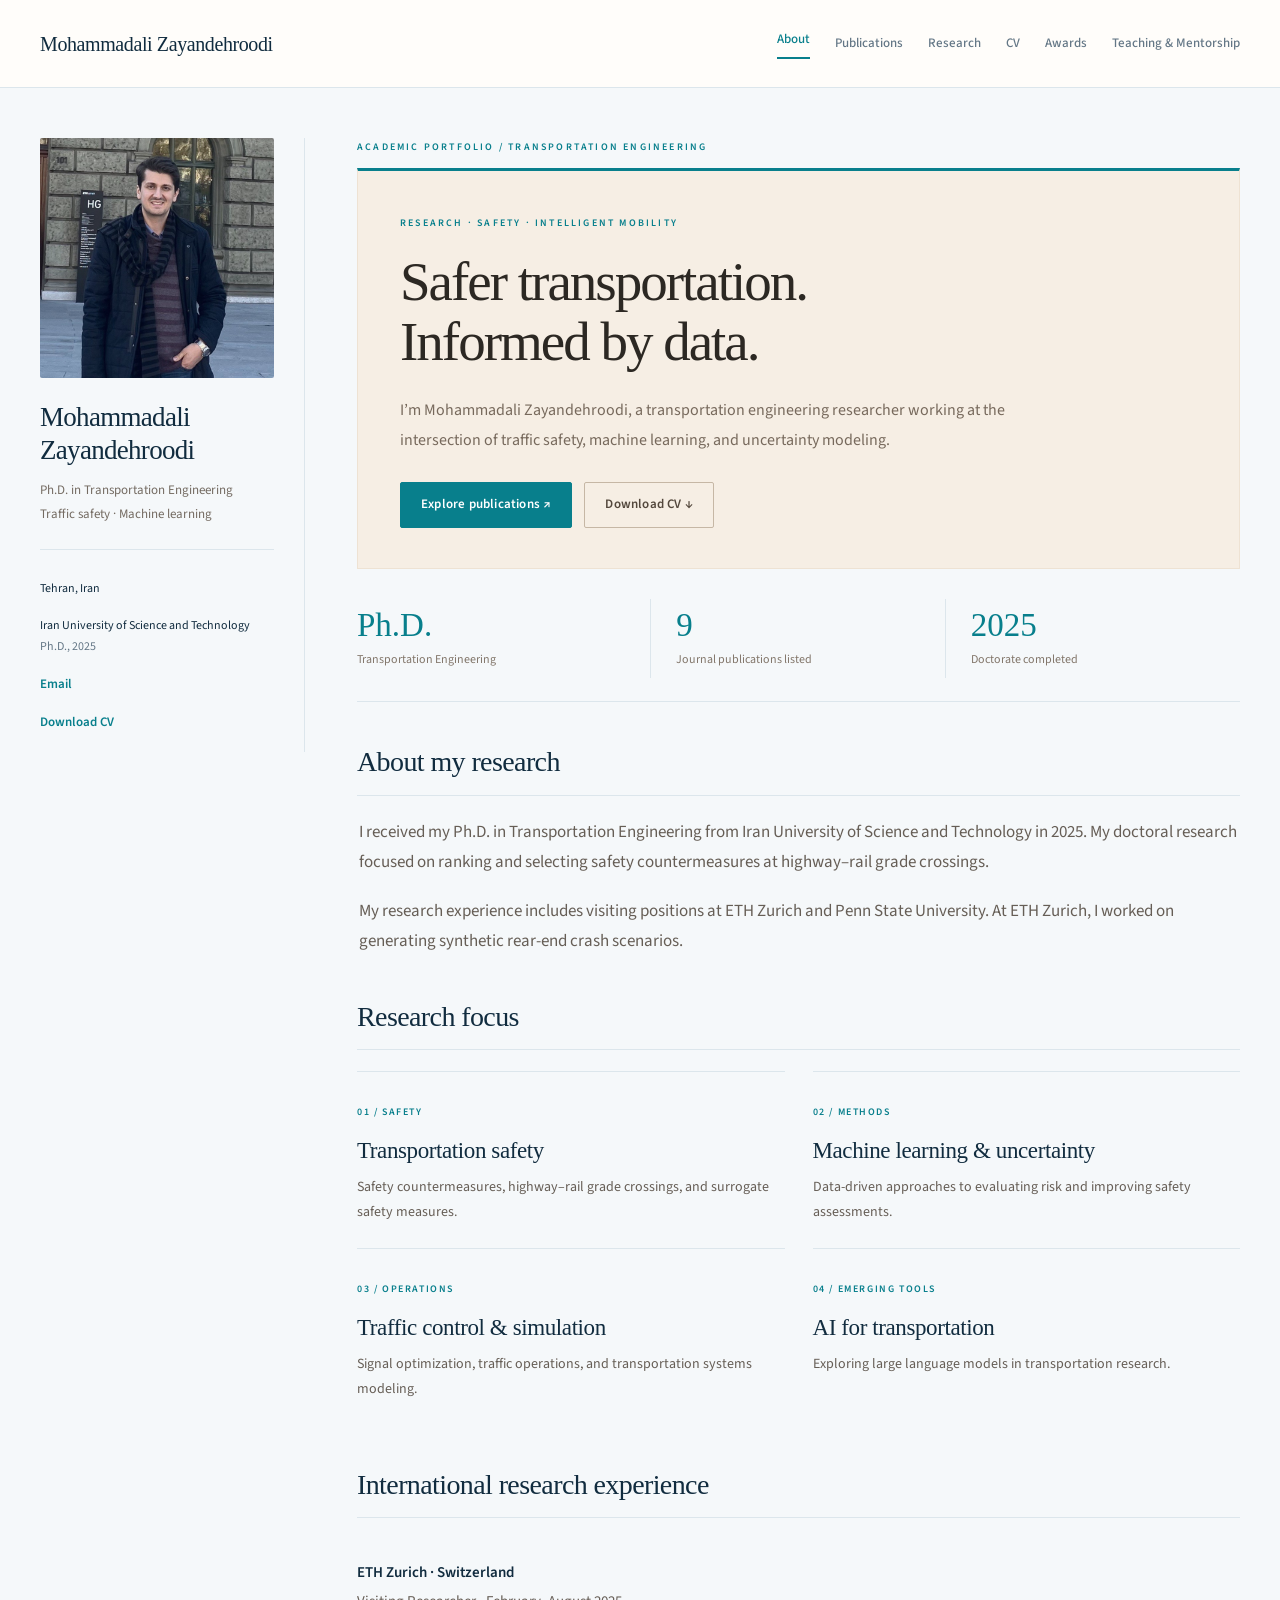
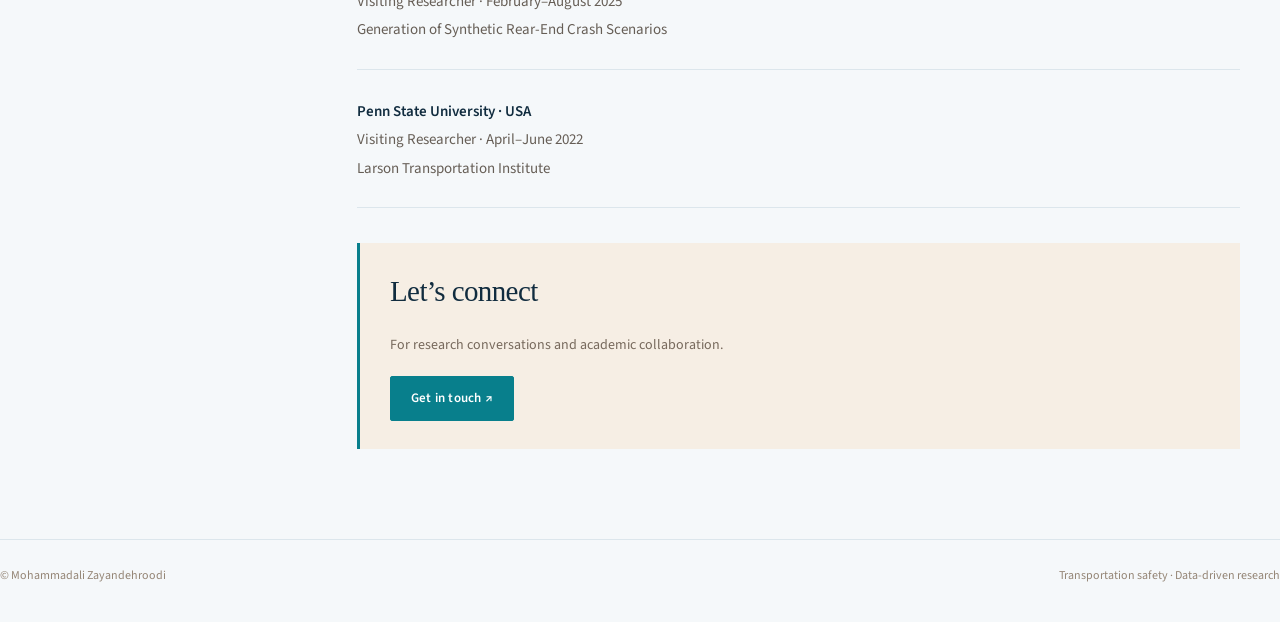
<file: index.html>
<!doctype html><html lang="en"><head><meta charset="utf-8"><meta name="viewport" content="width=device-width,initial-scale=1"><title>About | Mohammadali Zayandehroodi</title><meta name="description" content="Mohammadali Zayandehroodi — transportation engineering, traffic safety, and machine learning."><link rel="stylesheet" href="./assets/style.css"></head><body><header><nav aria-label="Main navigation"><a class="brand" href="./">Mohammadali Zayandehroodi</a><a href="./" aria-current="page">About</a><a href="./publications/">Publications</a><a href="./research/">Research</a><a href="./cv/">CV</a><a href="./awards/">Awards</a><a href="./teaching/">Teaching & Mentorship</a></nav></header><div class="layout"><aside aria-label="Researcher profile"><img class="avatar" src="./assets/profile.jpg" alt="Mohammadali Zayandehroodi" width="140" height="140"><h2>Mohammadali<br>Zayandehroodi</h2><p>Ph.D. in Transportation Engineering<br>Traffic safety · Machine learning</p><ul><li>Tehran, Iran</li><li>Iran University of Science and Technology<br><span class="muted">Ph.D., 2025</span></li><li><a href="mailto:aliroodi75@gmail.com">Email</a></li><li><a href="./assets/Mohammadali-Zayandehroodi-CV.pdf">Download CV</a></li></ul></aside><main id="main"><div class="page-kicker">Academic portfolio / Transportation engineering</div><section class="hero"><div class="eyebrow">Research · Safety · Intelligent mobility</div><h1>Safer transportation.<br>Informed by data.</h1><p>I’m Mohammadali Zayandehroodi, a transportation engineering researcher working at the intersection of traffic safety, machine learning, and uncertainty modeling.</p><div class="actions"><a class="button" href="./publications/">Explore publications ↗</a><a class="button secondary" href="./assets/Mohammadali-Zayandehroodi-CV.pdf">Download CV ↓</a></div></section><div class="stats"><div class="stat"><strong>Ph.D.</strong><span>Transportation Engineering</span></div><div class="stat"><strong>9</strong><span>Journal publications listed</span></div><div class="stat"><strong>2025</strong><span>Doctorate completed</span></div></div><h2>About my research</h2><p>I received my Ph.D. in Transportation Engineering from Iran University of Science and Technology in 2025. My doctoral research focused on ranking and selecting safety countermeasures at highway–rail grade crossings.</p><p>My research experience includes visiting positions at ETH Zurich and Penn State University. At ETH Zurich, I worked on generating synthetic rear-end crash scenarios.</p><h2>Research focus</h2><div class="interests"><article class="interest"><small>01 / SAFETY</small><h3>Transportation safety</h3><p>Safety countermeasures, highway–rail grade crossings, and surrogate safety measures.</p></article><article class="interest"><small>02 / METHODS</small><h3>Machine learning & uncertainty</h3><p>Data-driven approaches to evaluating risk and improving safety assessments.</p></article><article class="interest"><small>03 / OPERATIONS</small><h3>Traffic control & simulation</h3><p>Signal optimization, traffic operations, and transportation systems modeling.</p></article><article class="interest"><small>04 / EMERGING TOOLS</small><h3>AI for transportation</h3><p>Exploring large language models in transportation research.</p></article></div><h2>International research experience</h2><article class="paper"><strong>ETH Zurich · Switzerland</strong><p>Visiting Researcher · February–August 2025<br>Generation of Synthetic Rear-End Crash Scenarios</p></article><article class="paper"><strong>Penn State University · USA</strong><p>Visiting Researcher · April–June 2022<br>Larson Transportation Institute</p></article><section class="contact"><h2>Let’s connect</h2><p>For research conversations and academic collaboration.</p><a class="button" href="mailto:aliroodi75@gmail.com">Get in touch ↗</a></section></main></div><footer><span>© Mohammadali Zayandehroodi</span><span>Transportation safety · Data-driven research</span></footer></body></html>
</file>
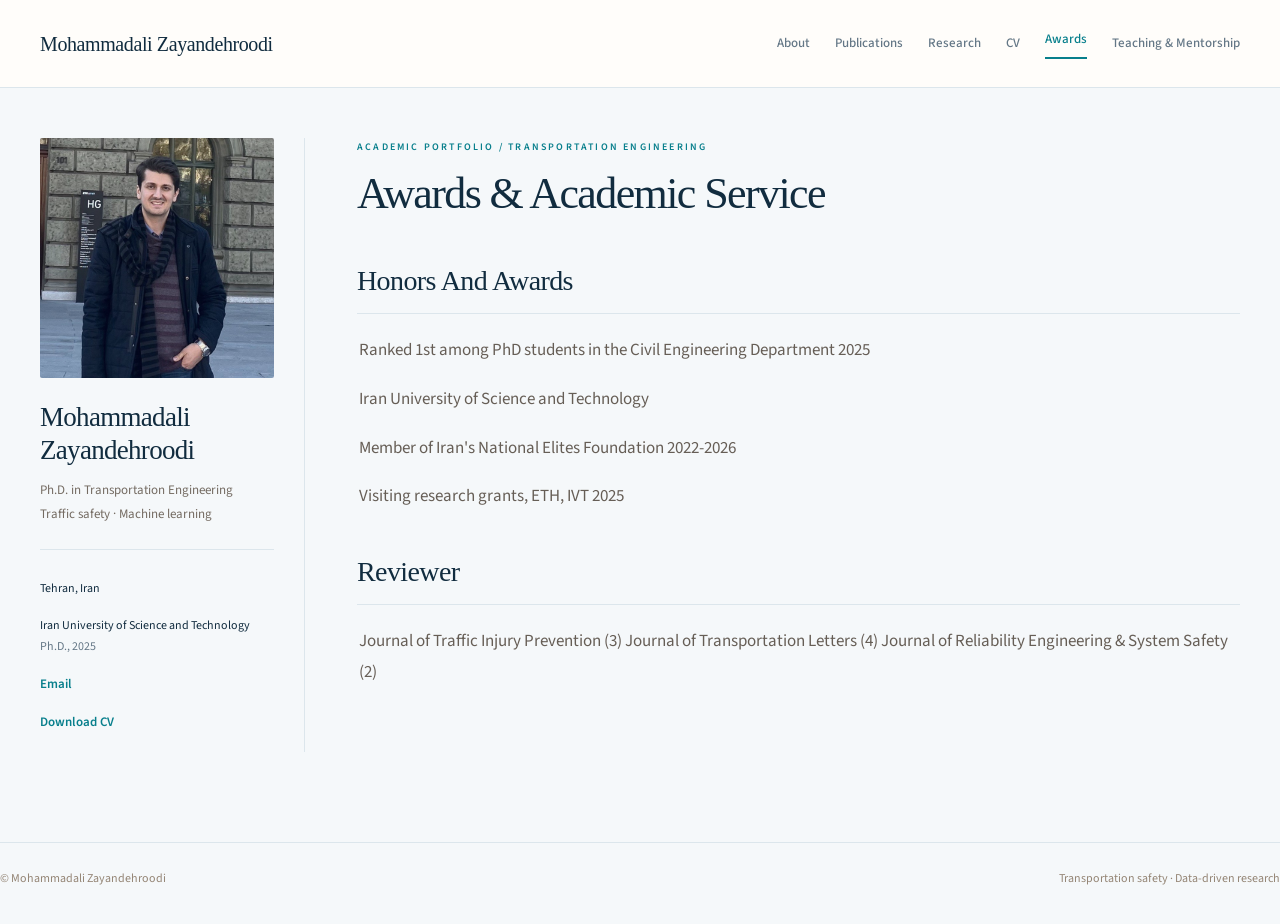
<file: awards/index.html>
<!doctype html><html lang="en"><head><meta charset="utf-8"><meta name="viewport" content="width=device-width,initial-scale=1"><title>Awards & Academic Service | Mohammadali Zayandehroodi</title><meta name="description" content="Mohammadali Zayandehroodi — transportation engineering, traffic safety, and machine learning."><link rel="stylesheet" href="../assets/style.css"></head><body><header><nav aria-label="Main navigation"><a class="brand" href="../">Mohammadali Zayandehroodi</a><a href="../">About</a><a href="../publications/">Publications</a><a href="../research/">Research</a><a href="../cv/">CV</a><a href="../awards/" aria-current="page">Awards</a><a href="../teaching/">Teaching & Mentorship</a></nav></header><div class="layout"><aside aria-label="Researcher profile"><img class="avatar" src="../assets/profile.jpg" alt="Mohammadali Zayandehroodi" width="140" height="140"><h2>Mohammadali<br>Zayandehroodi</h2><p>Ph.D. in Transportation Engineering<br>Traffic safety · Machine learning</p><ul><li>Tehran, Iran</li><li>Iran University of Science and Technology<br><span class="muted">Ph.D., 2025</span></li><li><a href="mailto:aliroodi75@gmail.com">Email</a></li><li><a href="../assets/Mohammadali-Zayandehroodi-CV.pdf">Download CV</a></li></ul></aside><main id="main"><div class="page-kicker">Academic portfolio / Transportation engineering</div><h1>Awards & Academic Service</h1><h2>Honors And Awards</h2><p>Ranked 1st among PhD students in the Civil Engineering Department 2025</p><p>Iran University of Science and Technology</p><p>Member of Iran&#x27;s National Elites Foundation 2022-2026</p><p>Visiting research grants, ETH, IVT 2025</p><h2>Reviewer</h2><p>Journal of Traffic Injury Prevention (3) Journal of Transportation Letters (4) Journal of Reliability Engineering &amp; System Safety (2)</p></main></div><footer><span>© Mohammadali Zayandehroodi</span><span>Transportation safety · Data-driven research</span></footer></body></html>
</file>
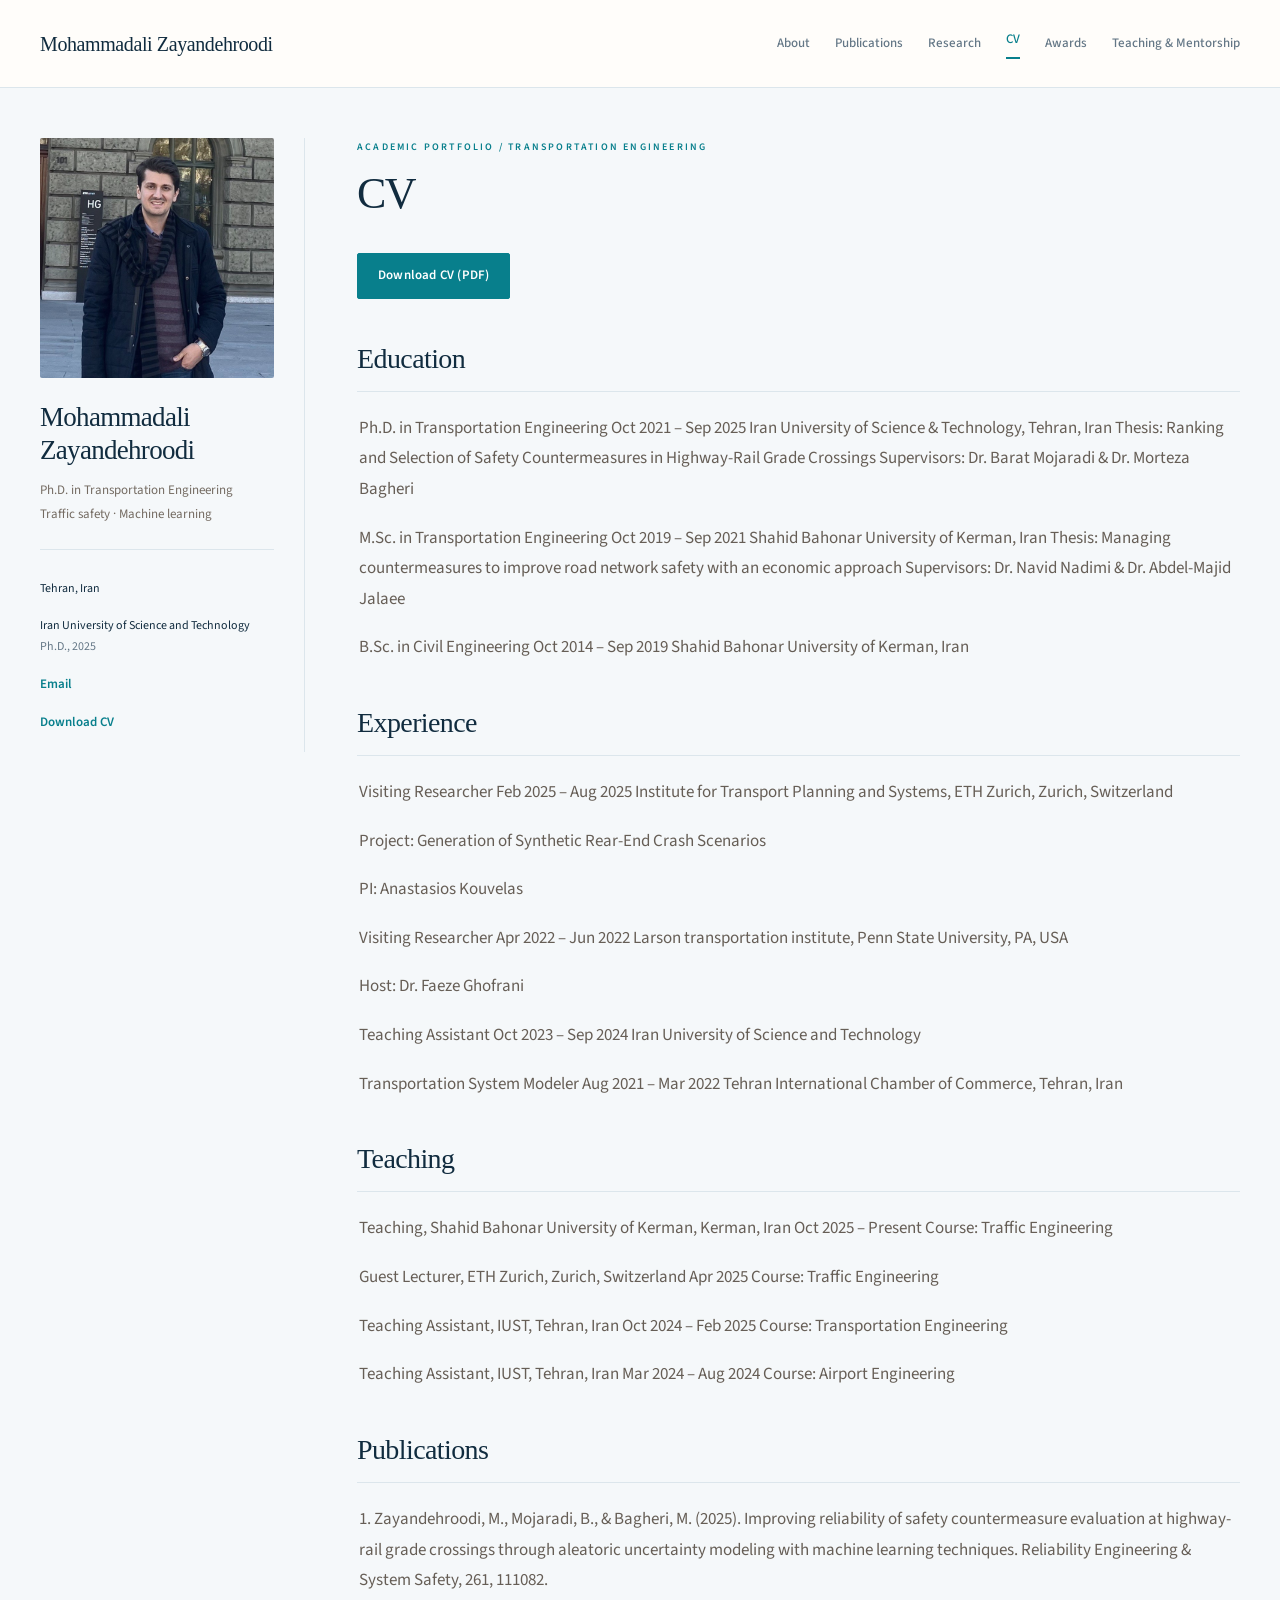
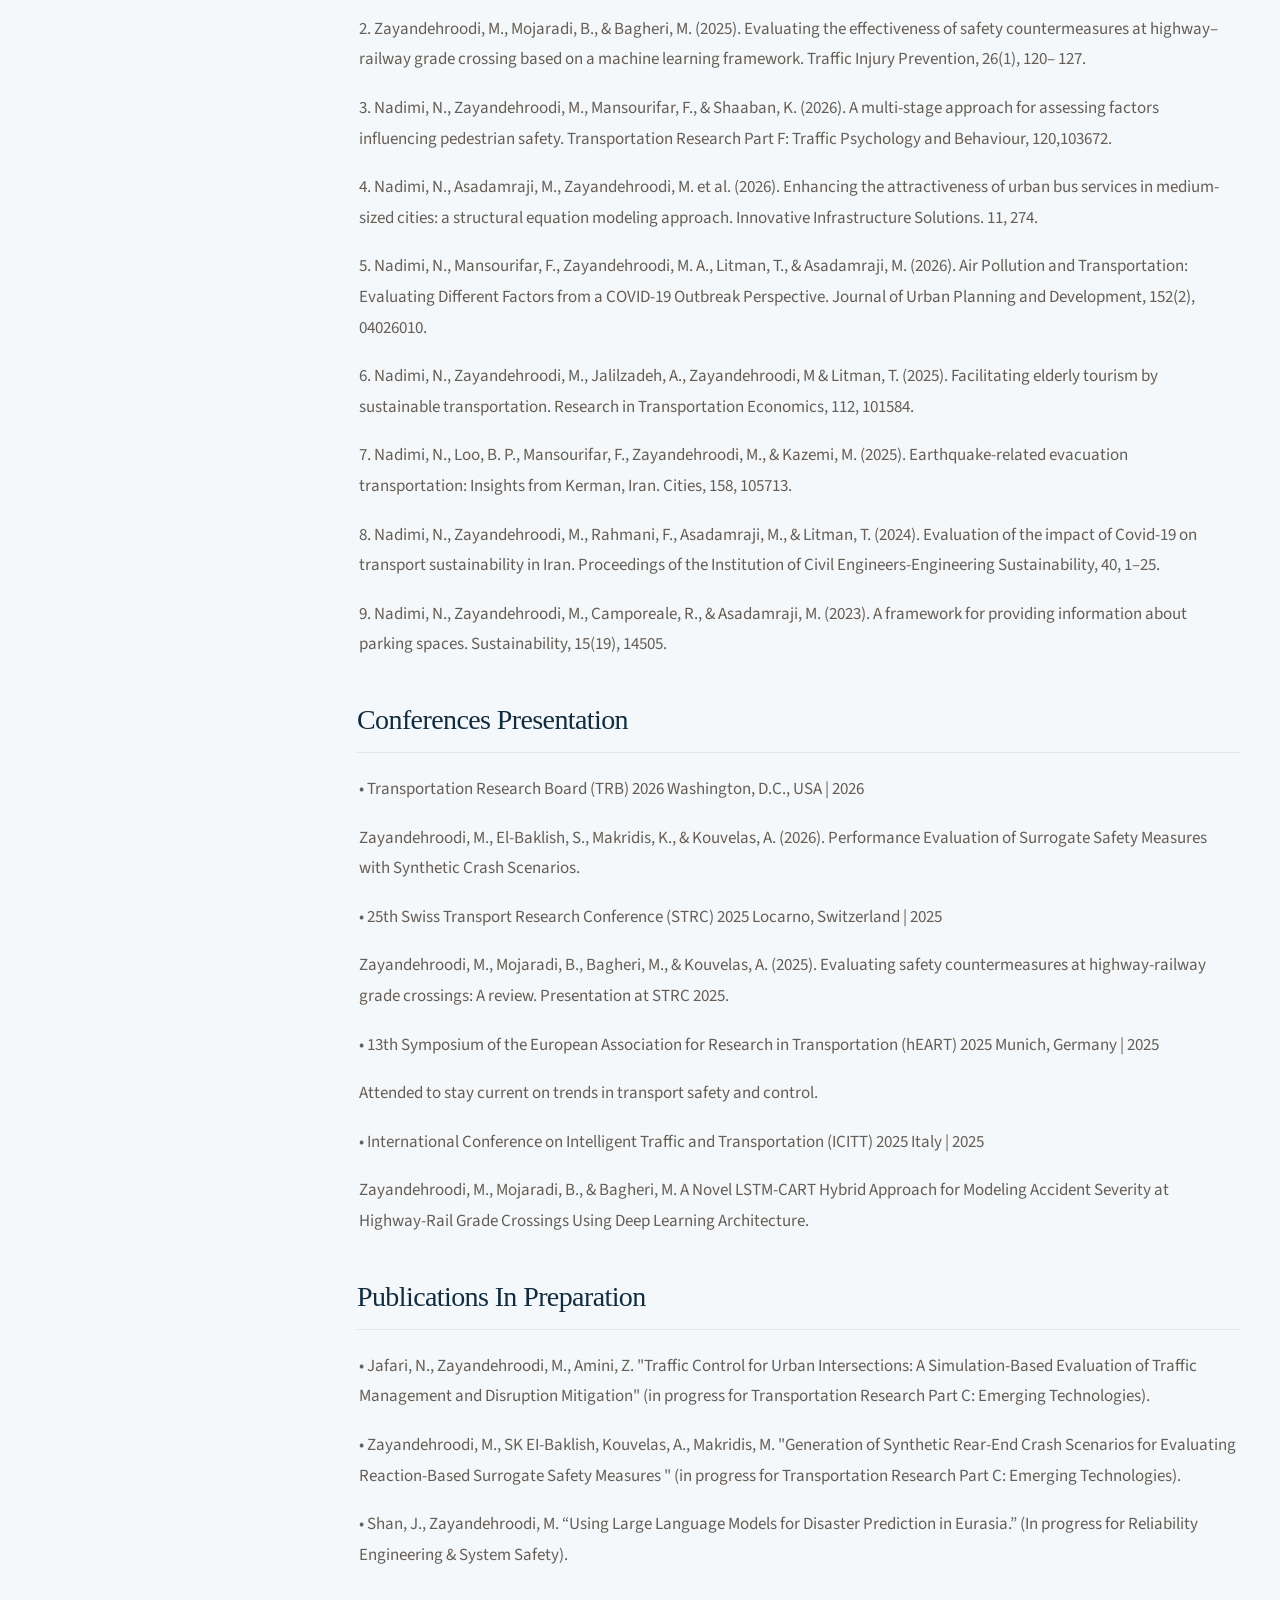
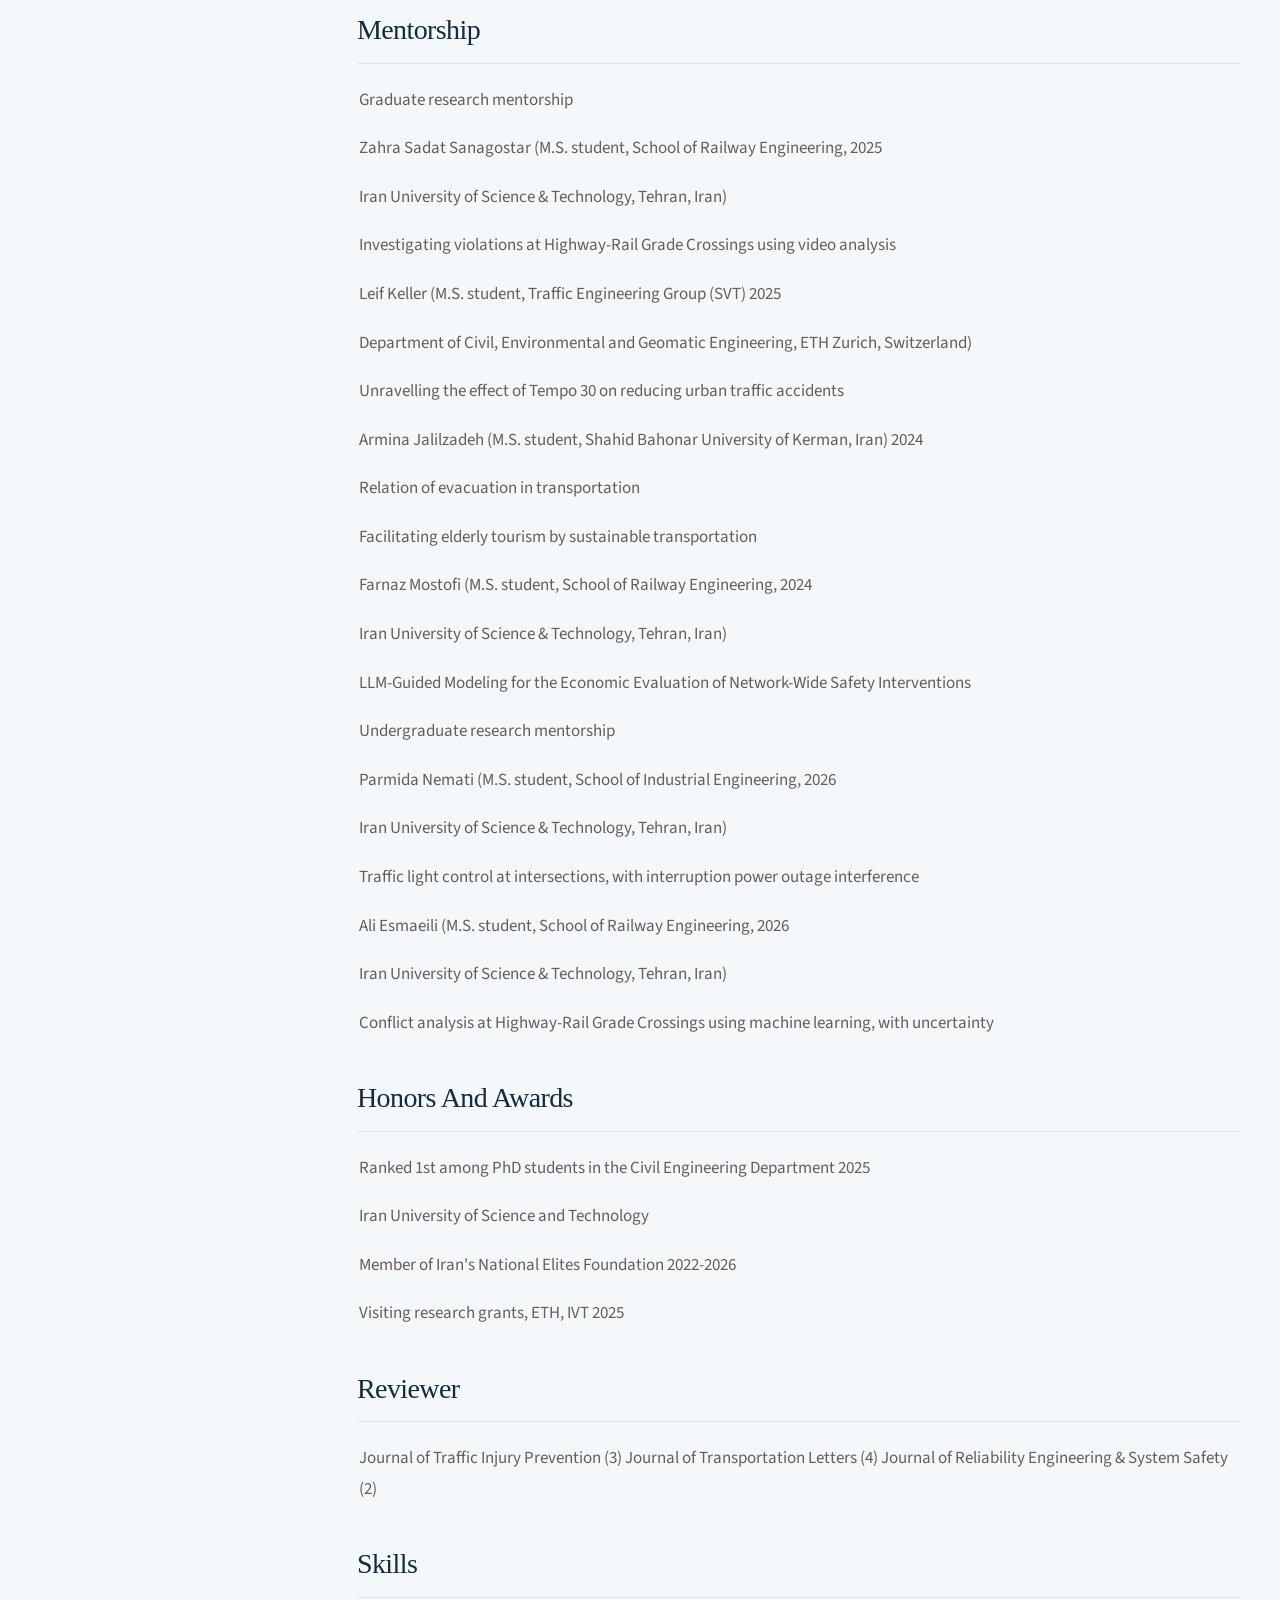
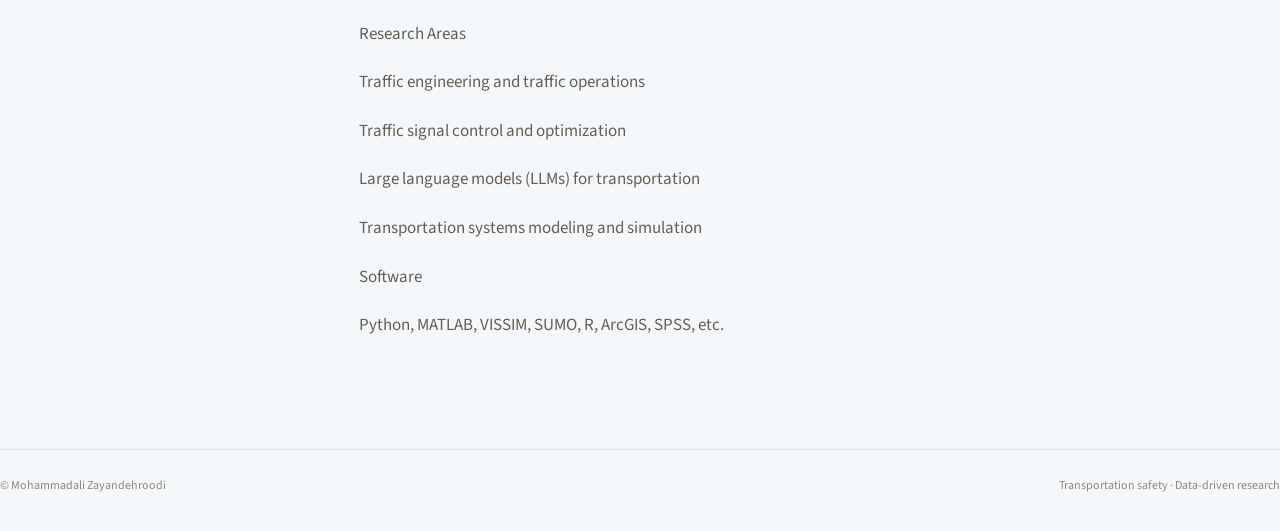
<file: cv/index.html>
<!doctype html><html lang="en"><head><meta charset="utf-8"><meta name="viewport" content="width=device-width,initial-scale=1"><title>CV | Mohammadali Zayandehroodi</title><meta name="description" content="Mohammadali Zayandehroodi — transportation engineering, traffic safety, and machine learning."><link rel="stylesheet" href="../assets/style.css"></head><body><header><nav aria-label="Main navigation"><a class="brand" href="../">Mohammadali Zayandehroodi</a><a href="../">About</a><a href="../publications/">Publications</a><a href="../research/">Research</a><a href="../cv/" aria-current="page">CV</a><a href="../awards/">Awards</a><a href="../teaching/">Teaching & Mentorship</a></nav></header><div class="layout"><aside aria-label="Researcher profile"><img class="avatar" src="../assets/profile.jpg" alt="Mohammadali Zayandehroodi" width="140" height="140"><h2>Mohammadali<br>Zayandehroodi</h2><p>Ph.D. in Transportation Engineering<br>Traffic safety · Machine learning</p><ul><li>Tehran, Iran</li><li>Iran University of Science and Technology<br><span class="muted">Ph.D., 2025</span></li><li><a href="mailto:aliroodi75@gmail.com">Email</a></li><li><a href="../assets/Mohammadali-Zayandehroodi-CV.pdf">Download CV</a></li></ul></aside><main id="main"><div class="page-kicker">Academic portfolio / Transportation engineering</div><h1>CV</h1><a class="download" href="../assets/Mohammadali-Zayandehroodi-CV.pdf">Download CV (PDF)</a><h2>Education</h2><p>Ph.D. in Transportation Engineering Oct 2021 – Sep 2025 Iran University of Science &amp; Technology, Tehran, Iran Thesis: Ranking and Selection of Safety Countermeasures in Highway-Rail Grade Crossings Supervisors: Dr. Barat Mojaradi &amp; Dr. Morteza Bagheri</p><p>M.Sc. in Transportation Engineering Oct 2019 – Sep 2021 Shahid Bahonar University of Kerman, Iran Thesis: Managing countermeasures to improve road network safety with an economic approach Supervisors: Dr. Navid Nadimi &amp; Dr. Abdel-Majid Jalaee</p><p>B.Sc. in Civil Engineering Oct 2014 – Sep 2019 Shahid Bahonar University of Kerman, Iran</p><h2>Experience</h2><p>Visiting Researcher Feb 2025 – Aug 2025 Institute for Transport Planning and Systems, ETH Zurich, Zurich, Switzerland</p><p>Project: Generation of Synthetic Rear-End Crash Scenarios</p><p>PI: Anastasios Kouvelas</p><p>Visiting Researcher Apr 2022 – Jun 2022 Larson transportation institute, Penn State University, PA, USA</p><p>Host: Dr. Faeze Ghofrani</p><p>Teaching Assistant Oct 2023 – Sep 2024 Iran University of Science and Technology</p><p>Transportation System Modeler Aug 2021 – Mar 2022 Tehran International Chamber of Commerce, Tehran, Iran</p><h2>Teaching</h2><p>Teaching, Shahid Bahonar University of Kerman, Kerman, Iran Oct 2025 – Present Course: Traffic Engineering</p><p>Guest Lecturer, ETH Zurich, Zurich, Switzerland Apr 2025 Course: Traffic Engineering</p><p>Teaching Assistant, IUST, Tehran, Iran Oct 2024 – Feb 2025 Course: Transportation Engineering</p><p>Teaching Assistant, IUST, Tehran, Iran Mar 2024 – Aug 2024 Course: Airport Engineering</p><h2>Publications</h2><p>1. Zayandehroodi, M., Mojaradi, B., &amp; Bagheri, M. (2025). Improving reliability of safety countermeasure evaluation at highway-rail grade crossings through aleatoric uncertainty modeling with machine learning techniques. Reliability Engineering &amp; System Safety, 261, 111082.</p><p>2. Zayandehroodi, M., Mojaradi, B., &amp; Bagheri, M. (2025). Evaluating the effectiveness of safety countermeasures at highway–railway grade crossing based on a machine learning framework. Traffic Injury Prevention, 26(1), 120– 127.</p><p>3. Nadimi, N., Zayandehroodi, M., Mansourifar, F., &amp; Shaaban, K. (2026). A multi-stage approach for assessing factors influencing pedestrian safety. Transportation Research Part F: Traffic Psychology and Behaviour, 120,103672.</p><p>4. Nadimi, N., Asadamraji, M., Zayandehroodi, M. et al. (2026). Enhancing the attractiveness of urban bus services in medium-sized cities: a structural equation modeling approach. Innovative Infrastructure Solutions. 11, 274.</p><p>5. Nadimi, N., Mansourifar, F., Zayandehroodi, M. A., Litman, T., &amp; Asadamraji, M. (2026). Air Pollution and Transportation: Evaluating Different Factors from a COVID-19 Outbreak Perspective. Journal of Urban Planning and Development, 152(2), 04026010.</p><p>6. Nadimi, N., Zayandehroodi, M., Jalilzadeh, A., Zayandehroodi, M &amp; Litman, T. (2025). Facilitating elderly tourism by sustainable transportation. Research in Transportation Economics, 112, 101584.</p><p>7. Nadimi, N., Loo, B. P., Mansourifar, F., Zayandehroodi, M., &amp; Kazemi, M. (2025). Earthquake-related evacuation transportation: Insights from Kerman, Iran. Cities, 158, 105713.</p><p>8. Nadimi, N., Zayandehroodi, M., Rahmani, F., Asadamraji, M., &amp; Litman, T. (2024). Evaluation of the impact of Covid-19 on transport sustainability in Iran. Proceedings of the Institution of Civil Engineers-Engineering Sustainability, 40, 1–25.</p><p>9. Nadimi, N., Zayandehroodi, M., Camporeale, R., &amp; Asadamraji, M. (2023). A framework for providing information about parking spaces. Sustainability, 15(19), 14505.</p><h2>Conferences Presentation</h2><p>• Transportation Research Board (TRB) 2026 Washington, D.C., USA | 2026</p><p>Zayandehroodi, M., El-Baklish, S., Makridis, K., &amp; Kouvelas, A. (2026). Performance Evaluation of Surrogate Safety Measures with Synthetic Crash Scenarios.</p><p>• 25th Swiss Transport Research Conference (STRC) 2025 Locarno, Switzerland | 2025</p><p>Zayandehroodi, M., Mojaradi, B., Bagheri, M., &amp; Kouvelas, A. (2025). Evaluating safety countermeasures at highway-railway grade crossings: A review. Presentation at STRC 2025.</p><p>• 13th Symposium of the European Association for Research in Transportation (hEART) 2025 Munich, Germany | 2025</p><p>Attended to stay current on trends in transport safety and control.</p><p>• International Conference on Intelligent Traffic and Transportation (ICITT) 2025 Italy | 2025</p><p>Zayandehroodi, M., Mojaradi, B., &amp; Bagheri, M. A Novel LSTM-CART Hybrid Approach for Modeling Accident Severity at Highway-Rail Grade Crossings Using Deep Learning Architecture.</p><h2>Publications In Preparation</h2><p>• Jafari, N., Zayandehroodi, M., Amini, Z. &quot;Traffic Control for Urban Intersections: A Simulation-Based Evaluation of Traffic Management and Disruption Mitigation&quot; (in progress for Transportation Research Part C: Emerging Technologies).</p><p>• Zayandehroodi, M., SK EI-Baklish, Kouvelas, A., Makridis, M. &quot;Generation of Synthetic Rear-End Crash Scenarios for Evaluating Reaction-Based Surrogate Safety Measures &quot; (in progress for Transportation Research Part C: Emerging Technologies).</p><p>• Shan, J., Zayandehroodi, M. “Using Large Language Models for Disaster Prediction in Eurasia.” (In progress for Reliability Engineering &amp; System Safety).</p><h2>Mentorship</h2><p>Graduate research mentorship</p><p>Zahra Sadat Sanagostar (M.S. student, School of Railway Engineering, 2025</p><p>Iran University of Science &amp; Technology, Tehran, Iran)</p><p>Investigating violations at Highway-Rail Grade Crossings using video analysis</p><p>Leif Keller (M.S. student, Traffic Engineering Group (SVT) 2025</p><p>Department of Civil, Environmental and Geomatic Engineering, ETH Zurich, Switzerland)</p><p>Unravelling the effect of Tempo 30 on reducing urban traffic accidents</p><p>Armina Jalilzadeh (M.S. student, Shahid Bahonar University of Kerman, Iran) 2024</p><p>Relation of evacuation in transportation</p><p>Facilitating elderly tourism by sustainable transportation</p><p>Farnaz Mostofi (M.S. student, School of Railway Engineering, 2024</p><p>Iran University of Science &amp; Technology, Tehran, Iran)</p><p>LLM-Guided Modeling for the Economic Evaluation of Network-Wide Safety Interventions</p><p>Undergraduate research mentorship</p><p>Parmida Nemati (M.S. student, School of Industrial Engineering, 2026</p><p>Iran University of Science &amp; Technology, Tehran, Iran)</p><p>Traffic light control at intersections, with interruption power outage interference</p><p>Ali Esmaeili (M.S. student, School of Railway Engineering, 2026</p><p>Iran University of Science &amp; Technology, Tehran, Iran)</p><p>Conflict analysis at Highway-Rail Grade Crossings using machine learning, with uncertainty</p><h2>Honors And Awards</h2><p>Ranked 1st among PhD students in the Civil Engineering Department 2025</p><p>Iran University of Science and Technology</p><p>Member of Iran&#x27;s National Elites Foundation 2022-2026</p><p>Visiting research grants, ETH, IVT 2025</p><h2>Reviewer</h2><p>Journal of Traffic Injury Prevention (3) Journal of Transportation Letters (4) Journal of Reliability Engineering &amp; System Safety (2)</p><h2>Skills</h2><p>Research Areas</p><p>Traffic engineering and traffic operations</p><p>Traffic signal control and optimization</p><p>Large language models (LLMs) for transportation</p><p>Transportation systems modeling and simulation</p><p>Software</p><p>Python, MATLAB, VISSIM, SUMO, R, ArcGIS, SPSS, etc.</p></main></div><footer><span>© Mohammadali Zayandehroodi</span><span>Transportation safety · Data-driven research</span></footer></body></html>
</file>
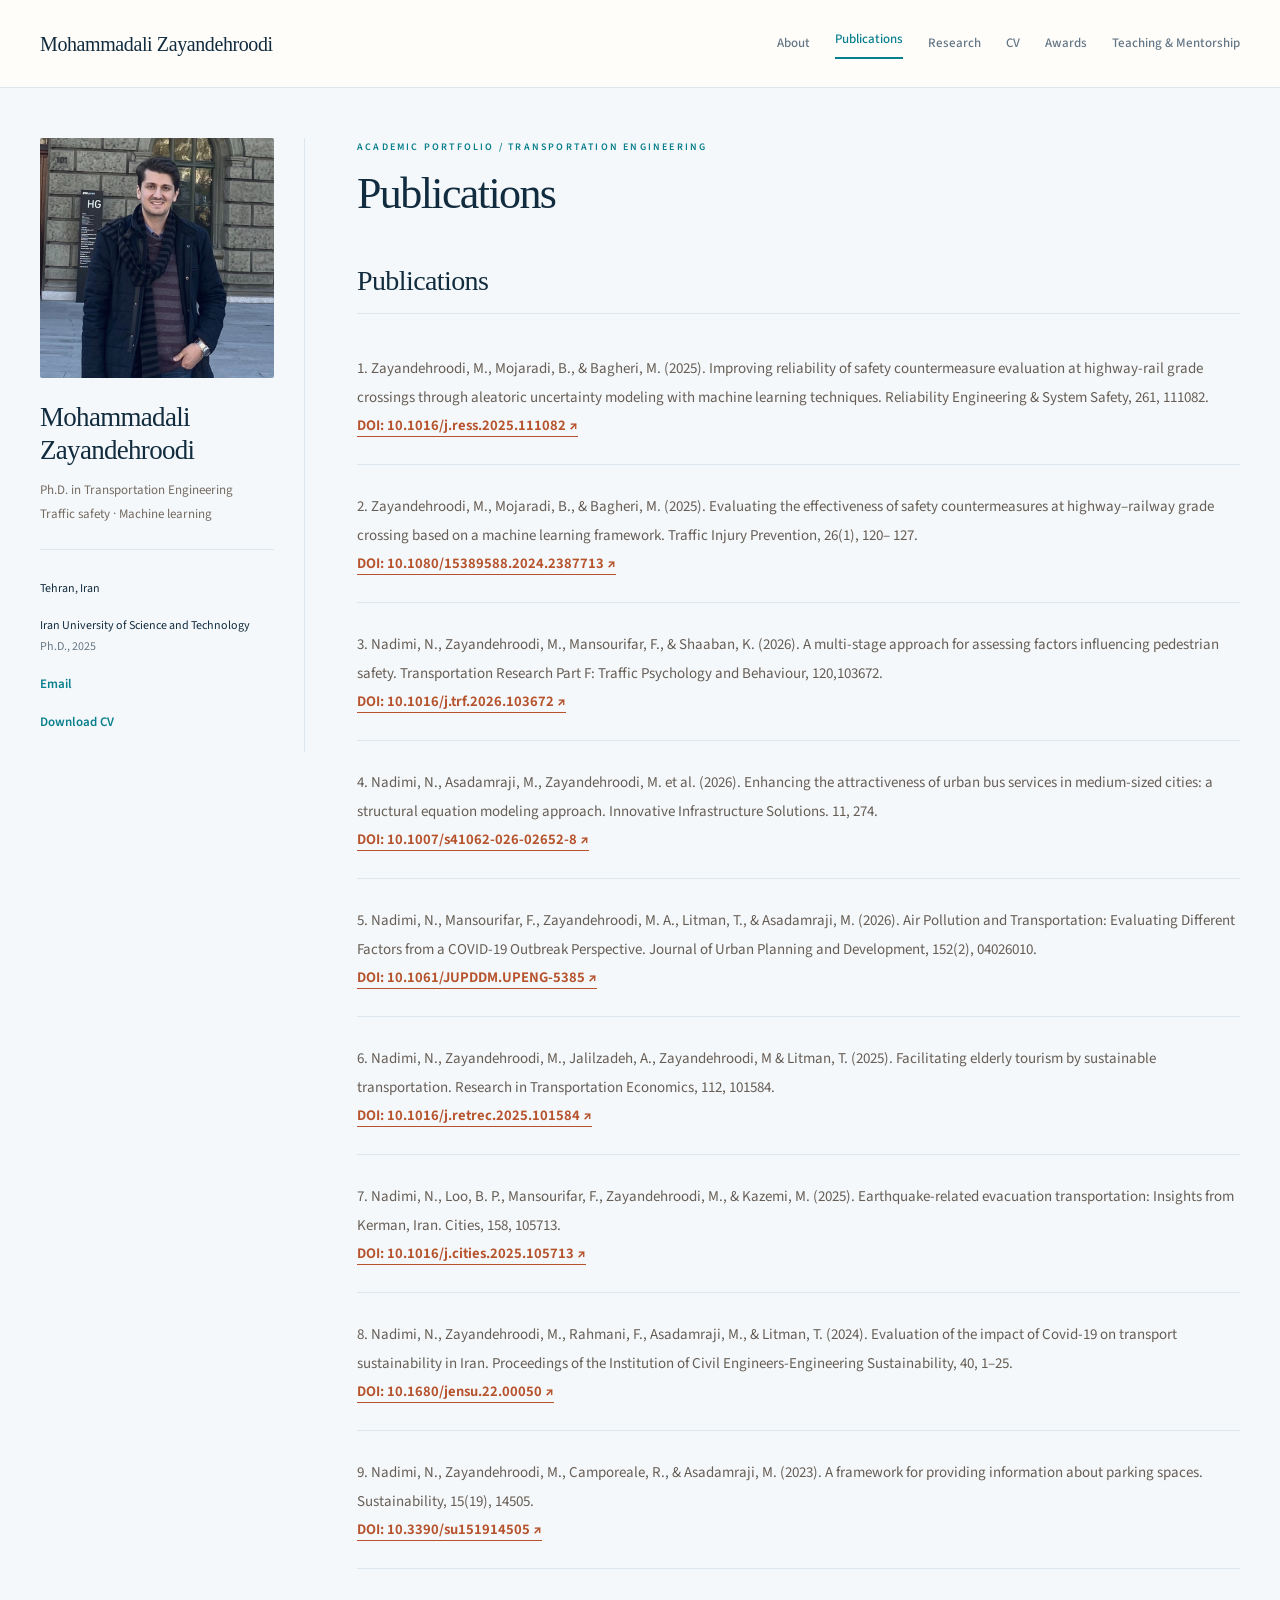
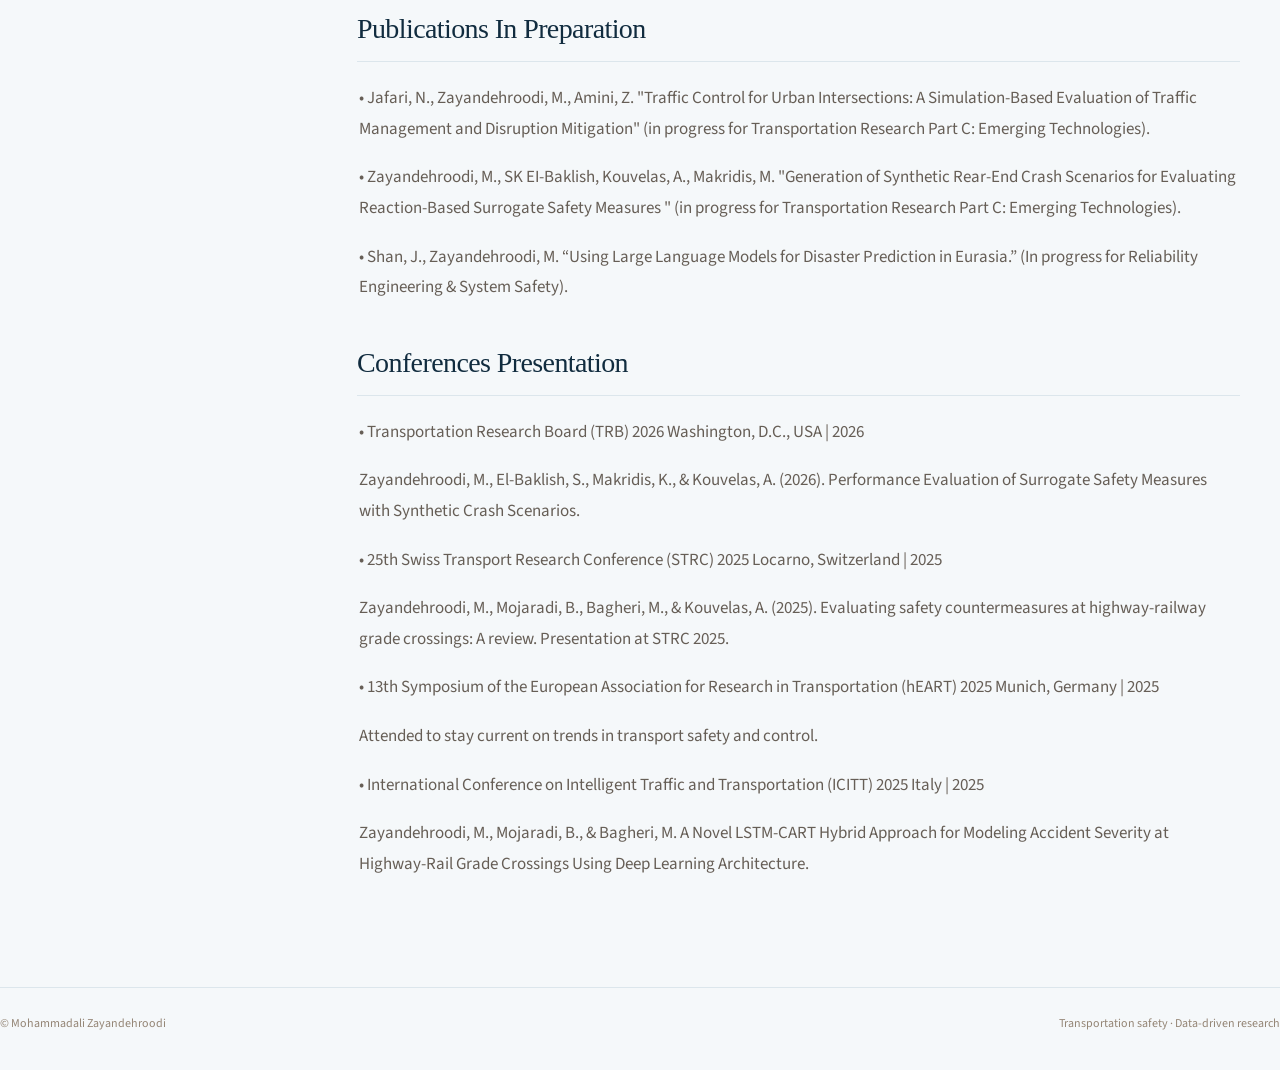
<file: publications/index.html>
<!doctype html><html lang="en"><head><meta charset="utf-8"><meta name="viewport" content="width=device-width,initial-scale=1"><title>Publications | Mohammadali Zayandehroodi</title><meta name="description" content="Mohammadali Zayandehroodi — transportation engineering, traffic safety, and machine learning."><link rel="stylesheet" href="../assets/style.css"></head><body><header><nav aria-label="Main navigation"><a class="brand" href="../">Mohammadali Zayandehroodi</a><a href="../">About</a><a href="../publications/" aria-current="page">Publications</a><a href="../research/">Research</a><a href="../cv/">CV</a><a href="../awards/">Awards</a><a href="../teaching/">Teaching & Mentorship</a></nav></header><div class="layout"><aside aria-label="Researcher profile"><img class="avatar" src="../assets/profile.jpg" alt="Mohammadali Zayandehroodi" width="140" height="140"><h2>Mohammadali<br>Zayandehroodi</h2><p>Ph.D. in Transportation Engineering<br>Traffic safety · Machine learning</p><ul><li>Tehran, Iran</li><li>Iran University of Science and Technology<br><span class="muted">Ph.D., 2025</span></li><li><a href="mailto:aliroodi75@gmail.com">Email</a></li><li><a href="../assets/Mohammadali-Zayandehroodi-CV.pdf">Download CV</a></li></ul></aside><main id="main"><div class="page-kicker">Academic portfolio / Transportation engineering</div><h1>Publications</h1><h2>Publications</h2><article class="paper"><p>1. Zayandehroodi, M., Mojaradi, B., &amp; Bagheri, M. (2025). Improving reliability of safety countermeasure evaluation at highway-rail grade crossings through aleatoric uncertainty modeling with machine learning techniques. Reliability Engineering &amp; System Safety, 261, 111082.</p><p class="doi-link"><a href="https://doi.org/10.1016/j.ress.2025.111082" target="_blank" rel="noopener noreferrer">DOI: 10.1016/j.ress.2025.111082 ↗</a></p></article><article class="paper"><p>2. Zayandehroodi, M., Mojaradi, B., &amp; Bagheri, M. (2025). Evaluating the effectiveness of safety countermeasures at highway–railway grade crossing based on a machine learning framework. Traffic Injury Prevention, 26(1), 120– 127.</p><p class="doi-link"><a href="https://doi.org/10.1080/15389588.2024.2387713" target="_blank" rel="noopener noreferrer">DOI: 10.1080/15389588.2024.2387713 ↗</a></p></article><article class="paper"><p>3. Nadimi, N., Zayandehroodi, M., Mansourifar, F., &amp; Shaaban, K. (2026). A multi-stage approach for assessing factors influencing pedestrian safety. Transportation Research Part F: Traffic Psychology and Behaviour, 120,103672.</p><p class="doi-link"><a href="https://doi.org/10.1016/j.trf.2026.103672" target="_blank" rel="noopener noreferrer">DOI: 10.1016/j.trf.2026.103672 ↗</a></p></article><article class="paper"><p>4. Nadimi, N., Asadamraji, M., Zayandehroodi, M. et al. (2026). Enhancing the attractiveness of urban bus services in medium-sized cities: a structural equation modeling approach. Innovative Infrastructure Solutions. 11, 274.</p><p class="doi-link"><a href="https://doi.org/10.1007/s41062-026-02652-8" target="_blank" rel="noopener noreferrer">DOI: 10.1007/s41062-026-02652-8 ↗</a></p></article><article class="paper"><p>5. Nadimi, N., Mansourifar, F., Zayandehroodi, M. A., Litman, T., &amp; Asadamraji, M. (2026). Air Pollution and Transportation: Evaluating Different Factors from a COVID-19 Outbreak Perspective. Journal of Urban Planning and Development, 152(2), 04026010.</p><p class="doi-link"><a href="https://doi.org/10.1061/JUPDDM.UPENG-5385" target="_blank" rel="noopener noreferrer">DOI: 10.1061/JUPDDM.UPENG-5385 ↗</a></p></article><article class="paper"><p>6. Nadimi, N., Zayandehroodi, M., Jalilzadeh, A., Zayandehroodi, M &amp; Litman, T. (2025). Facilitating elderly tourism by sustainable transportation. Research in Transportation Economics, 112, 101584.</p><p class="doi-link"><a href="https://doi.org/10.1016/j.retrec.2025.101584" target="_blank" rel="noopener noreferrer">DOI: 10.1016/j.retrec.2025.101584 ↗</a></p></article><article class="paper"><p>7. Nadimi, N., Loo, B. P., Mansourifar, F., Zayandehroodi, M., &amp; Kazemi, M. (2025). Earthquake-related evacuation transportation: Insights from Kerman, Iran. Cities, 158, 105713.</p><p class="doi-link"><a href="https://doi.org/10.1016/j.cities.2025.105713" target="_blank" rel="noopener noreferrer">DOI: 10.1016/j.cities.2025.105713 ↗</a></p></article><article class="paper"><p>8. Nadimi, N., Zayandehroodi, M., Rahmani, F., Asadamraji, M., &amp; Litman, T. (2024). Evaluation of the impact of Covid-19 on transport sustainability in Iran. Proceedings of the Institution of Civil Engineers-Engineering Sustainability, 40, 1–25.</p><p class="doi-link"><a href="https://doi.org/10.1680/jensu.22.00050" target="_blank" rel="noopener noreferrer">DOI: 10.1680/jensu.22.00050 ↗</a></p></article><article class="paper"><p>9. Nadimi, N., Zayandehroodi, M., Camporeale, R., &amp; Asadamraji, M. (2023). A framework for providing information about parking spaces. Sustainability, 15(19), 14505.</p><p class="doi-link"><a href="https://doi.org/10.3390/su151914505" target="_blank" rel="noopener noreferrer">DOI: 10.3390/su151914505 ↗</a></p></article><h2>Publications In Preparation</h2><p>• Jafari, N., Zayandehroodi, M., Amini, Z. &quot;Traffic Control for Urban Intersections: A Simulation-Based Evaluation of Traffic Management and Disruption Mitigation&quot; (in progress for Transportation Research Part C: Emerging Technologies).</p><p>• Zayandehroodi, M., SK EI-Baklish, Kouvelas, A., Makridis, M. &quot;Generation of Synthetic Rear-End Crash Scenarios for Evaluating Reaction-Based Surrogate Safety Measures &quot; (in progress for Transportation Research Part C: Emerging Technologies).</p><p>• Shan, J., Zayandehroodi, M. “Using Large Language Models for Disaster Prediction in Eurasia.” (In progress for Reliability Engineering &amp; System Safety).</p><h2>Conferences Presentation</h2><p>• Transportation Research Board (TRB) 2026 Washington, D.C., USA | 2026</p><p>Zayandehroodi, M., El-Baklish, S., Makridis, K., &amp; Kouvelas, A. (2026). Performance Evaluation of Surrogate Safety Measures with Synthetic Crash Scenarios.</p><p>• 25th Swiss Transport Research Conference (STRC) 2025 Locarno, Switzerland | 2025</p><p>Zayandehroodi, M., Mojaradi, B., Bagheri, M., &amp; Kouvelas, A. (2025). Evaluating safety countermeasures at highway-railway grade crossings: A review. Presentation at STRC 2025.</p><p>• 13th Symposium of the European Association for Research in Transportation (hEART) 2025 Munich, Germany | 2025</p><p>Attended to stay current on trends in transport safety and control.</p><p>• International Conference on Intelligent Traffic and Transportation (ICITT) 2025 Italy | 2025</p><p>Zayandehroodi, M., Mojaradi, B., &amp; Bagheri, M. A Novel LSTM-CART Hybrid Approach for Modeling Accident Severity at Highway-Rail Grade Crossings Using Deep Learning Architecture.</p></main></div><footer><span>© Mohammadali Zayandehroodi</span><span>Transportation safety · Data-driven research</span></footer></body></html>
</file>
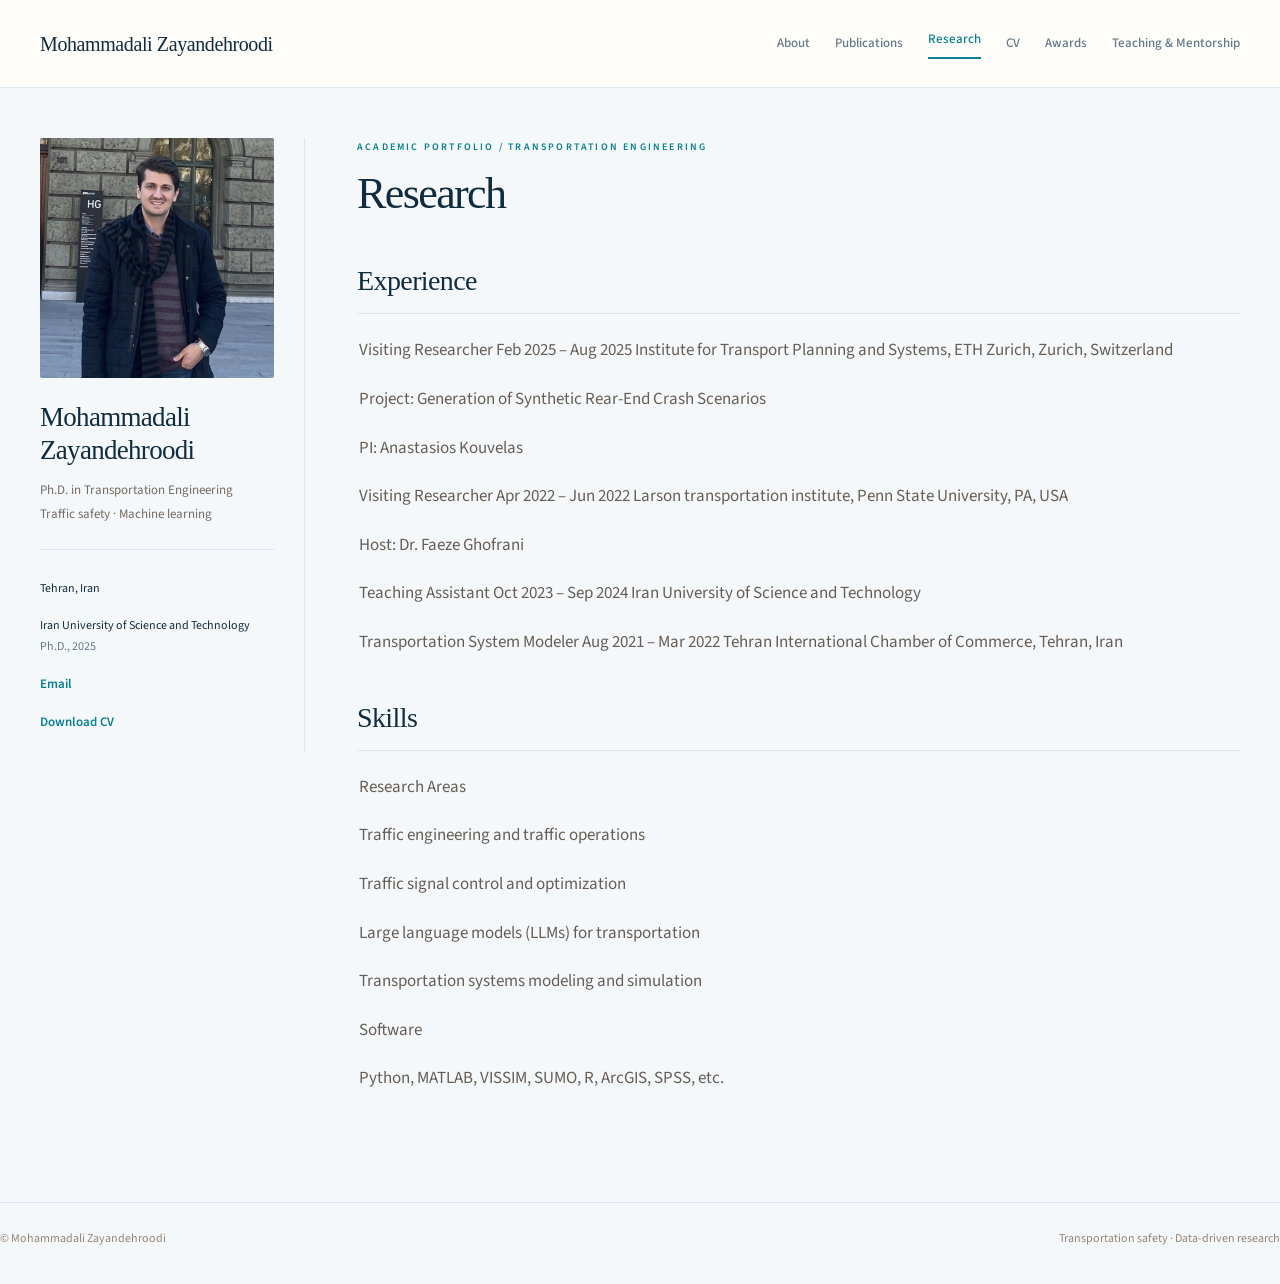
<file: research/index.html>
<!doctype html><html lang="en"><head><meta charset="utf-8"><meta name="viewport" content="width=device-width,initial-scale=1"><title>Research | Mohammadali Zayandehroodi</title><meta name="description" content="Mohammadali Zayandehroodi — transportation engineering, traffic safety, and machine learning."><link rel="stylesheet" href="../assets/style.css"></head><body><header><nav aria-label="Main navigation"><a class="brand" href="../">Mohammadali Zayandehroodi</a><a href="../">About</a><a href="../publications/">Publications</a><a href="../research/" aria-current="page">Research</a><a href="../cv/">CV</a><a href="../awards/">Awards</a><a href="../teaching/">Teaching & Mentorship</a></nav></header><div class="layout"><aside aria-label="Researcher profile"><img class="avatar" src="../assets/profile.jpg" alt="Mohammadali Zayandehroodi" width="140" height="140"><h2>Mohammadali<br>Zayandehroodi</h2><p>Ph.D. in Transportation Engineering<br>Traffic safety · Machine learning</p><ul><li>Tehran, Iran</li><li>Iran University of Science and Technology<br><span class="muted">Ph.D., 2025</span></li><li><a href="mailto:aliroodi75@gmail.com">Email</a></li><li><a href="../assets/Mohammadali-Zayandehroodi-CV.pdf">Download CV</a></li></ul></aside><main id="main"><div class="page-kicker">Academic portfolio / Transportation engineering</div><h1>Research</h1><h2>Experience</h2><p>Visiting Researcher Feb 2025 – Aug 2025 Institute for Transport Planning and Systems, ETH Zurich, Zurich, Switzerland</p><p>Project: Generation of Synthetic Rear-End Crash Scenarios</p><p>PI: Anastasios Kouvelas</p><p>Visiting Researcher Apr 2022 – Jun 2022 Larson transportation institute, Penn State University, PA, USA</p><p>Host: Dr. Faeze Ghofrani</p><p>Teaching Assistant Oct 2023 – Sep 2024 Iran University of Science and Technology</p><p>Transportation System Modeler Aug 2021 – Mar 2022 Tehran International Chamber of Commerce, Tehran, Iran</p><h2>Skills</h2><p>Research Areas</p><p>Traffic engineering and traffic operations</p><p>Traffic signal control and optimization</p><p>Large language models (LLMs) for transportation</p><p>Transportation systems modeling and simulation</p><p>Software</p><p>Python, MATLAB, VISSIM, SUMO, R, ArcGIS, SPSS, etc.</p></main></div><footer><span>© Mohammadali Zayandehroodi</span><span>Transportation safety · Data-driven research</span></footer></body></html>
</file>
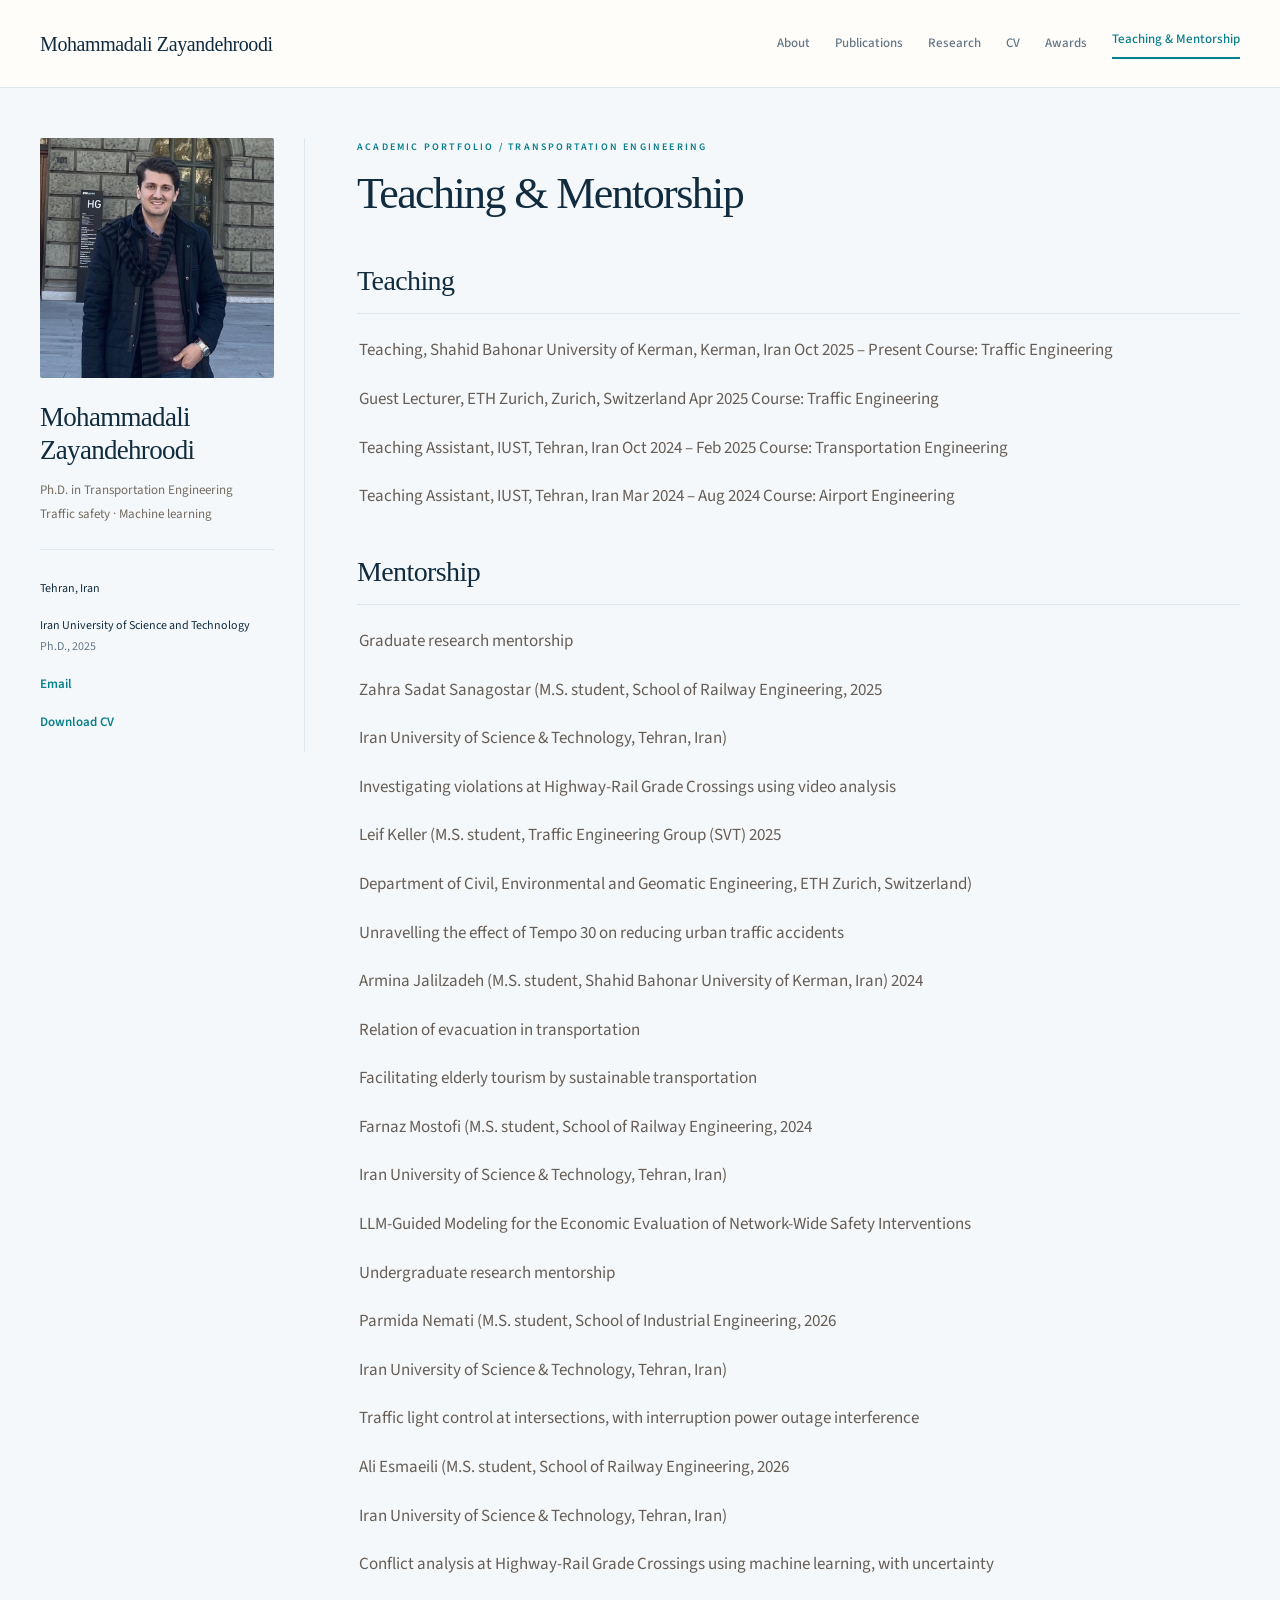
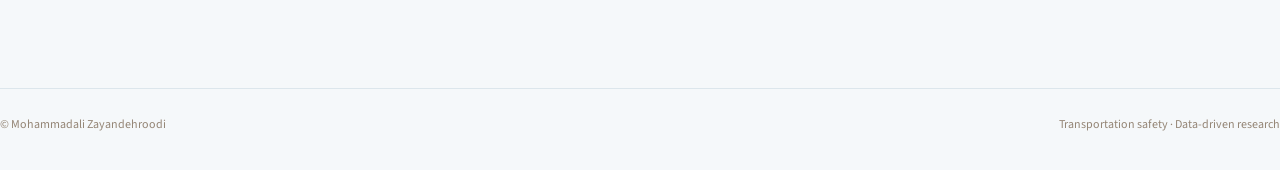
<file: teaching/index.html>
<!doctype html><html lang="en"><head><meta charset="utf-8"><meta name="viewport" content="width=device-width,initial-scale=1"><title>Teaching & Mentorship | Mohammadali Zayandehroodi</title><meta name="description" content="Mohammadali Zayandehroodi — transportation engineering, traffic safety, and machine learning."><link rel="stylesheet" href="../assets/style.css"></head><body><header><nav aria-label="Main navigation"><a class="brand" href="../">Mohammadali Zayandehroodi</a><a href="../">About</a><a href="../publications/">Publications</a><a href="../research/">Research</a><a href="../cv/">CV</a><a href="../awards/">Awards</a><a href="../teaching/" aria-current="page">Teaching & Mentorship</a></nav></header><div class="layout"><aside aria-label="Researcher profile"><img class="avatar" src="../assets/profile.jpg" alt="Mohammadali Zayandehroodi" width="140" height="140"><h2>Mohammadali<br>Zayandehroodi</h2><p>Ph.D. in Transportation Engineering<br>Traffic safety · Machine learning</p><ul><li>Tehran, Iran</li><li>Iran University of Science and Technology<br><span class="muted">Ph.D., 2025</span></li><li><a href="mailto:aliroodi75@gmail.com">Email</a></li><li><a href="../assets/Mohammadali-Zayandehroodi-CV.pdf">Download CV</a></li></ul></aside><main id="main"><div class="page-kicker">Academic portfolio / Transportation engineering</div><h1>Teaching & Mentorship</h1><h2>Teaching</h2><p>Teaching, Shahid Bahonar University of Kerman, Kerman, Iran Oct 2025 – Present Course: Traffic Engineering</p><p>Guest Lecturer, ETH Zurich, Zurich, Switzerland Apr 2025 Course: Traffic Engineering</p><p>Teaching Assistant, IUST, Tehran, Iran Oct 2024 – Feb 2025 Course: Transportation Engineering</p><p>Teaching Assistant, IUST, Tehran, Iran Mar 2024 – Aug 2024 Course: Airport Engineering</p><h2>Mentorship</h2><p>Graduate research mentorship</p><p>Zahra Sadat Sanagostar (M.S. student, School of Railway Engineering, 2025</p><p>Iran University of Science &amp; Technology, Tehran, Iran)</p><p>Investigating violations at Highway-Rail Grade Crossings using video analysis</p><p>Leif Keller (M.S. student, Traffic Engineering Group (SVT) 2025</p><p>Department of Civil, Environmental and Geomatic Engineering, ETH Zurich, Switzerland)</p><p>Unravelling the effect of Tempo 30 on reducing urban traffic accidents</p><p>Armina Jalilzadeh (M.S. student, Shahid Bahonar University of Kerman, Iran) 2024</p><p>Relation of evacuation in transportation</p><p>Facilitating elderly tourism by sustainable transportation</p><p>Farnaz Mostofi (M.S. student, School of Railway Engineering, 2024</p><p>Iran University of Science &amp; Technology, Tehran, Iran)</p><p>LLM-Guided Modeling for the Economic Evaluation of Network-Wide Safety Interventions</p><p>Undergraduate research mentorship</p><p>Parmida Nemati (M.S. student, School of Industrial Engineering, 2026</p><p>Iran University of Science &amp; Technology, Tehran, Iran)</p><p>Traffic light control at intersections, with interruption power outage interference</p><p>Ali Esmaeili (M.S. student, School of Railway Engineering, 2026</p><p>Iran University of Science &amp; Technology, Tehran, Iran)</p><p>Conflict analysis at Highway-Rail Grade Crossings using machine learning, with uncertainty</p></main></div><footer><span>© Mohammadali Zayandehroodi</span><span>Transportation safety · Data-driven research</span></footer></body></html>
</file>
<file: assets/style.css>
@import url('https://fonts.googleapis.com/css2?family=DM+Sans:wght@400;500;600;700&family=Manrope:wght@400;500;600;700;800&family=Source+Sans+3:wght@400;500;600;700&display=swap');
:root{--navy:#112c3f;--teal:#087f8c;--muted:#647786;--line:#dce6ec;--paper:#fff;--bg:#f5f8fa}*{box-sizing:border-box}html{scroll-behavior:smooth}body{margin:0;font:16px/1.8 'DM Sans',sans-serif;color:var(--navy);background:var(--bg)}a{color:var(--teal);text-decoration:none}a:hover{text-decoration:underline;text-underline-offset:5px}header{background:#fff;border-bottom:1px solid var(--line)}nav{max-width:1360px;margin:auto;padding:25px 40px;display:flex;align-items:center;gap:25px}nav .brand{font:800 17px Manrope,sans-serif;margin-right:auto;color:var(--navy);max-width:250px;line-height:1.5}nav a{font-size:13px;font-weight:600;color:var(--muted);white-space:nowrap}nav a[aria-current=page]{color:var(--teal)}nav a[aria-current=page]:after{content:'';display:block;height:3px;background:var(--teal);border-radius:5px;margin-top:6px}.layout{max-width:1360px;margin:46px auto 90px;padding:0 40px;display:grid;grid-template-columns:265px minmax(0,1fr);gap:48px;align-items:start}aside{background:#fff;border:1px solid var(--line);border-radius:18px;padding:28px;position:sticky;top:25px;box-shadow:0 6px 30px #17354b05}img.avatar{width:100%;height:220px;object-fit:cover;object-position:50% 12%;border-radius:12px;display:block}aside h2{border:0;padding:0;margin:23px 0 12px;font:800 22px/1.45 Manrope,sans-serif;letter-spacing:-.6px}aside p{font-size:13px;color:var(--muted);line-height:1.8}aside ul{list-style:none;padding:13px 0 0;border-top:1px solid var(--line);margin-top:23px}aside li{font-size:12px;margin:15px 0}aside li a{font-size:13px;font-weight:700}.muted{font-size:12px;color:var(--muted)}main{min-width:0}h1{font:800 40px/1.2 Manrope,sans-serif;letter-spacing:-1.6px;margin:5px 0 32px}h2{font:800 23px/1.4 Manrope,sans-serif;letter-spacing:-.5px;margin:40px 0 21px;border-bottom:1px solid var(--line);padding-bottom:14px}main p{margin:0 0 18px;color:#4e6473}main>p{padding:0 2px}main ul{padding-left:23px}main li{padding-left:5px;margin:12px 0;color:#4e6473}.download,.button{display:inline-flex;align-items:center;justify-content:center;background:var(--teal);color:#fff;padding:11px 22px;border-radius:7px;font-size:13px;font-weight:700;min-height:45px}.download:hover,.button:hover{background:#086b76;text-decoration:none}.hero{background:var(--navy);padding:43px 43px 38px;border-radius:18px;margin-bottom:30px;position:relative;overflow:hidden}.hero:after{content:'';position:absolute;right:-95px;top:-145px;width:350px;height:350px;border:60px solid #ffffff05;border-radius:50%;pointer-events:none}.eyebrow{font-size:11px;letter-spacing:2px;text-transform:uppercase;font-weight:700;color:#63cbd0;margin-bottom:20px}.hero h1{color:#fff;font-size:44px;line-height:1.22;max-width:640px;margin:0 0 22px}.hero p{color:#bdd0dc;font-size:15px;max-width:620px}.hero .actions{display:flex;gap:12px;flex-wrap:wrap;margin-top:27px}.hero .secondary{background:transparent;border:1px solid #63808e}.stats{display:grid;grid-template-columns:repeat(3,1fr);gap:14px;margin:25px 0 34px}.stat{padding:20px 23px;background:#fff;border:1px solid var(--line);border-radius:11px}.stat strong{display:block;font:800 27px Manrope,sans-serif;color:var(--teal)}.stat span{font-size:12px;color:var(--muted)}.interests{display:grid;grid-template-columns:1fr 1fr;gap:13px;margin-top:20px}.interest{background:#fff;border:1px solid var(--line);border-radius:10px;padding:22px}.interest small{color:var(--teal);font-size:11px;font-weight:700;letter-spacing:1px}.interest h3{font:700 16px/1.5 Manrope,sans-serif;margin:9px 0}.interest p{font-size:13px;margin:0}.paper{padding:23px 25px;background:#fff;border:1px solid var(--line);border-left:3px solid var(--teal);border-radius:9px;margin-bottom:14px;font-size:14px;line-height:1.9}.paper p{margin:0}.page-kicker{font-size:11px;letter-spacing:2px;text-transform:uppercase;color:var(--teal);font-weight:700;margin-bottom:12px}footer{max-width:1280px;margin:auto;border-top:1px solid var(--line);padding:25px 0 35px;color:var(--muted);font-size:12px;display:flex;justify-content:space-between}.contact{padding:28px;background:#e8f2f4;border-radius:12px;margin-top:35px}.contact h2{margin-top:0;border:0;padding:0}.contact p{font-size:14px}@media(min-width:1500px){.layout{margin-top:60px}}@media(max-width:1050px){nav{flex-wrap:wrap;gap:18px}.layout{grid-template-columns:225px 1fr;gap:28px;padding:0 25px}aside{padding:20px}img.avatar{height:185px}.hero{padding:30px}.hero h1{font-size:35px}.stats{gap:8px}.stat{padding:15px}.interests{grid-template-columns:1fr}}@media(max-width:720px){nav{padding:20px 22px;gap:16px}nav .brand{max-width:none;width:100%}nav a{font-size:12px}.layout{display:flex;flex-direction:column;margin:25px auto 50px;padding:0 18px;gap:28px}aside{position:static;width:100%;display:grid;grid-template-columns:95px 1fr;gap:0 20px;padding:20px}img.avatar{width:95px;height:115px;grid-row:1/3}aside h2{margin:0 0 8px;font-size:20px}aside h2 br{display:none}aside p{margin:0}aside ul{grid-column:1/-1;display:flex;flex-wrap:wrap;gap:12px 22px;margin:17px 0 0;padding:12px 0 0}aside li{margin:0}aside li:nth-child(2){display:none}main{width:100%}h1{font-size:32px}.hero{padding:28px 24px}.hero h1{font-size:34px}.hero p{font-size:14px}.stats{grid-template-columns:repeat(3,1fr)}.stat{padding:15px 10px}.stat strong{font-size:22px}.stat span{font-size:10px}footer{margin:0 20px;display:block}.paper{padding:19px;font-size:13px}}@media print{header,aside,footer,.download,.actions{display:none}.layout{display:block;margin:0;padding:0}body{background:#fff;font:11pt/1.5 Arial}main{width:100%}.paper{break-inside:avoid}.hero{background:#fff;padding:0}.hero h1,.hero p{color:#112c3f}}
/* Warm editorial palette */
500;600;700&family=Libre+Caslon+Display&display=swap');
:root{--navy:#292622;--teal:#b84e20;--muted:#80766d;--line:#e8e1d9;--paper:#fff;--bg:#fffdfa}
body{font-family:'Source Sans 3','Segoe UI',sans-serif;background:var(--bg);color:var(--navy);font-size:17px}header{background:#fffdfa}nav{padding-top:28px;padding-bottom:28px}nav .brand{font-family:Georgia,'Times New Roman',serif;font-weight:500;font-size:20px;letter-spacing:-.4px}nav a{font-weight:500}nav a[aria-current=page]:after{height:2px;border-radius:0}aside{background:transparent;border:0;border-right:1px solid var(--line);border-radius:0;box-shadow:none;padding:0 30px 0 0}img.avatar{height:240px;border-radius:2px;filter:saturate(.8)}aside h2{font:500 27px/1.2 Georgia,'Times New Roman',serif;letter-spacing:-.7px}aside p{color:#746b62}aside li a{font-weight:600}h1{font-family:Georgia,'Times New Roman',serif;font-weight:400;font-size:44px;letter-spacing:-1.6px}h2{font-family:Georgia,'Times New Roman',serif;font-weight:400;font-size:28px;letter-spacing:-.6px;padding-bottom:13px}main p,main li{color:#665e56}.hero{background:#f6eee4;border:1px solid #eee2d3;border-top:3px solid var(--teal);border-radius:0;padding:43px 42px 40px}.hero:after{display:none}.hero h1{font-family:Georgia,'Times New Roman',serif;font-weight:400;color:#2c2823;font-size:55px;line-height:1.08;letter-spacing:-2px;margin-bottom:25px}.hero p{color:#77695c;font-size:16px;line-height:1.85}.eyebrow,.page-kicker{color:var(--teal);font-size:10px;letter-spacing:2.2px;font-weight:600}.button,.download{background:var(--teal);border:1px solid var(--teal);border-radius:2px;font-weight:600;letter-spacing:.2px;padding:10px 20px}.button:hover,.download:hover{background:#953c17}.hero .secondary{border:1px solid #c6b7a5;background:transparent;color:#53473c}.hero .secondary:hover{background:#ede0d1}.stats{gap:0;border-bottom:1px solid var(--line);padding-bottom:23px;margin-top:30px}.stat{border:0;border-right:1px solid var(--line);background:transparent;border-radius:0;padding:8px 25px}.stat:first-child{padding-left:0}.stat:last-child{border-right:0}.stat strong{font:400 33px Georgia,'Times New Roman',serif;color:var(--teal)}.stat span{display:block;margin-top:5px;font-size:12px;color:#82766a}.interests{gap:0 28px}.interest{background:transparent;border:0;border-top:1px solid var(--line);border-radius:0;padding:23px 0}.interest small{font-weight:600;font-size:10px;color:var(--teal);letter-spacing:1.6px}.interest h3{font:400 23px/1.35 Georgia,'Times New Roman',serif;letter-spacing:-.4px}.interest p{font-size:14px;line-height:1.8}.paper{border:0;border-bottom:1px solid var(--line);border-radius:0;background:transparent;padding:20px 0 24px;margin-bottom:8px;font-size:15px}.paper strong{font-weight:600}.contact{background:#f6eee4;border-radius:0;border-left:3px solid var(--teal);padding:28px 30px}.contact h2{font-size:29px}.contact p{color:#77695c}footer{color:#948575;font-size:12px}.layout{gap:52px;margin-top:50px}a:focus-visible{outline:2px solid #b84e20;outline-offset:5px}
@media(max-width:1050px){.hero h1{font-size:45px}.hero{padding:32px}.layout{gap:30px}aside{padding-right:22px}img.avatar{height:200px}}
@media(max-width:720px){nav .brand{font-size:22px}.layout{gap:32px;margin-top:25px}aside{border-right:0;border-bottom:1px solid var(--line);padding:0 0 23px}img.avatar{height:115px;width:95px}aside h2{font-size:24px}.hero{padding:28px 23px}.hero h1{font-size:42px;letter-spacing:-1.5px}.hero p{font-size:15px}.stat{padding:6px 12px}.stat strong{font-size:28px}.stat span{font-size:10px}h1{font-size:36px}h2{font-size:27px}.interest h3{font-size:24px}.interests{grid-template-columns:1fr}.paper{font-size:14px}.contact{padding:24px}}

/* Publication DOI links */
.doi-link { margin: .35rem 0 0; font-size: .92rem; }
.doi-link a { color: #b6532d; font-weight: 650; text-decoration: none; border-bottom: 1px solid currentColor; }
.doi-link a:hover { color: #7f351e; }
</file>
